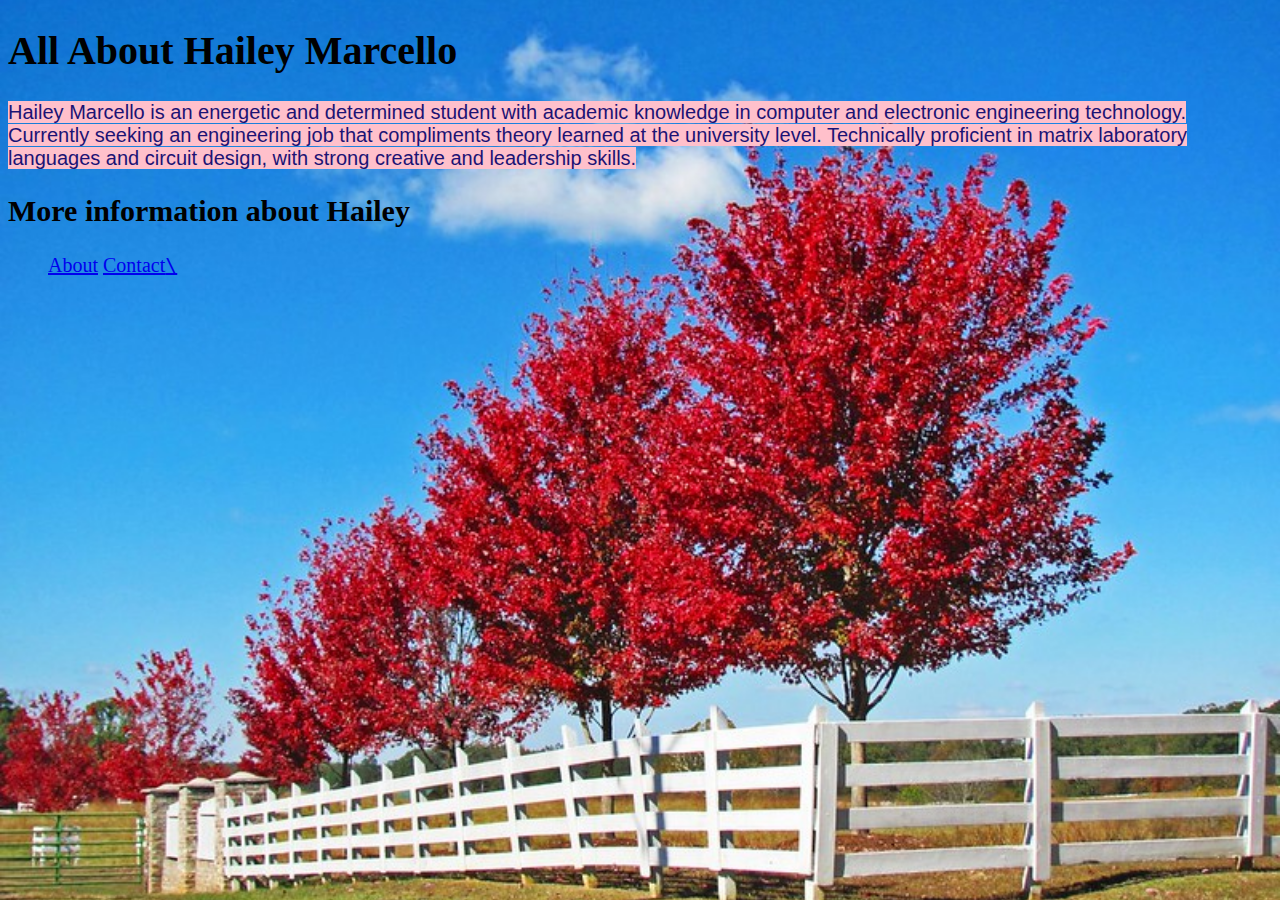
<file: index.html>
<!DOCTYPE html>
<html lang="en">
<head>
  <meta charset="UTF-8">
  <meta http-equiv="X-UA-Compatible" content="IE=edge">
  <meta name="viewport" content="width=device-width, initial-scale=1.0">
  <link rel="stylesheet" href="css/style.css">
  <title>All About Hailey Marcello</title>
</head>
<body>
  <header>
    <h1>All About Hailey Marcello</h1>
    <p><span class="highlight">Hailey Marcello is an energetic and determined student with academic knowledge in computer and electronic engineering technology. Currently seeking an engineering job that compliments theory learned at the university level. Technically proficient in matrix laboratory languages and circuit design, with strong creative and leadership skills.</span></p>
    <nav>
      <h2>More information about Hailey</h2>
      <ul>
        <li><a href="about.html">About<code></code></a></li>
        <li><a href="contact.html">Contact<code>\</code></a></li>
      </ul>
    </nav>
  </header>
</body>
</html>
</file>
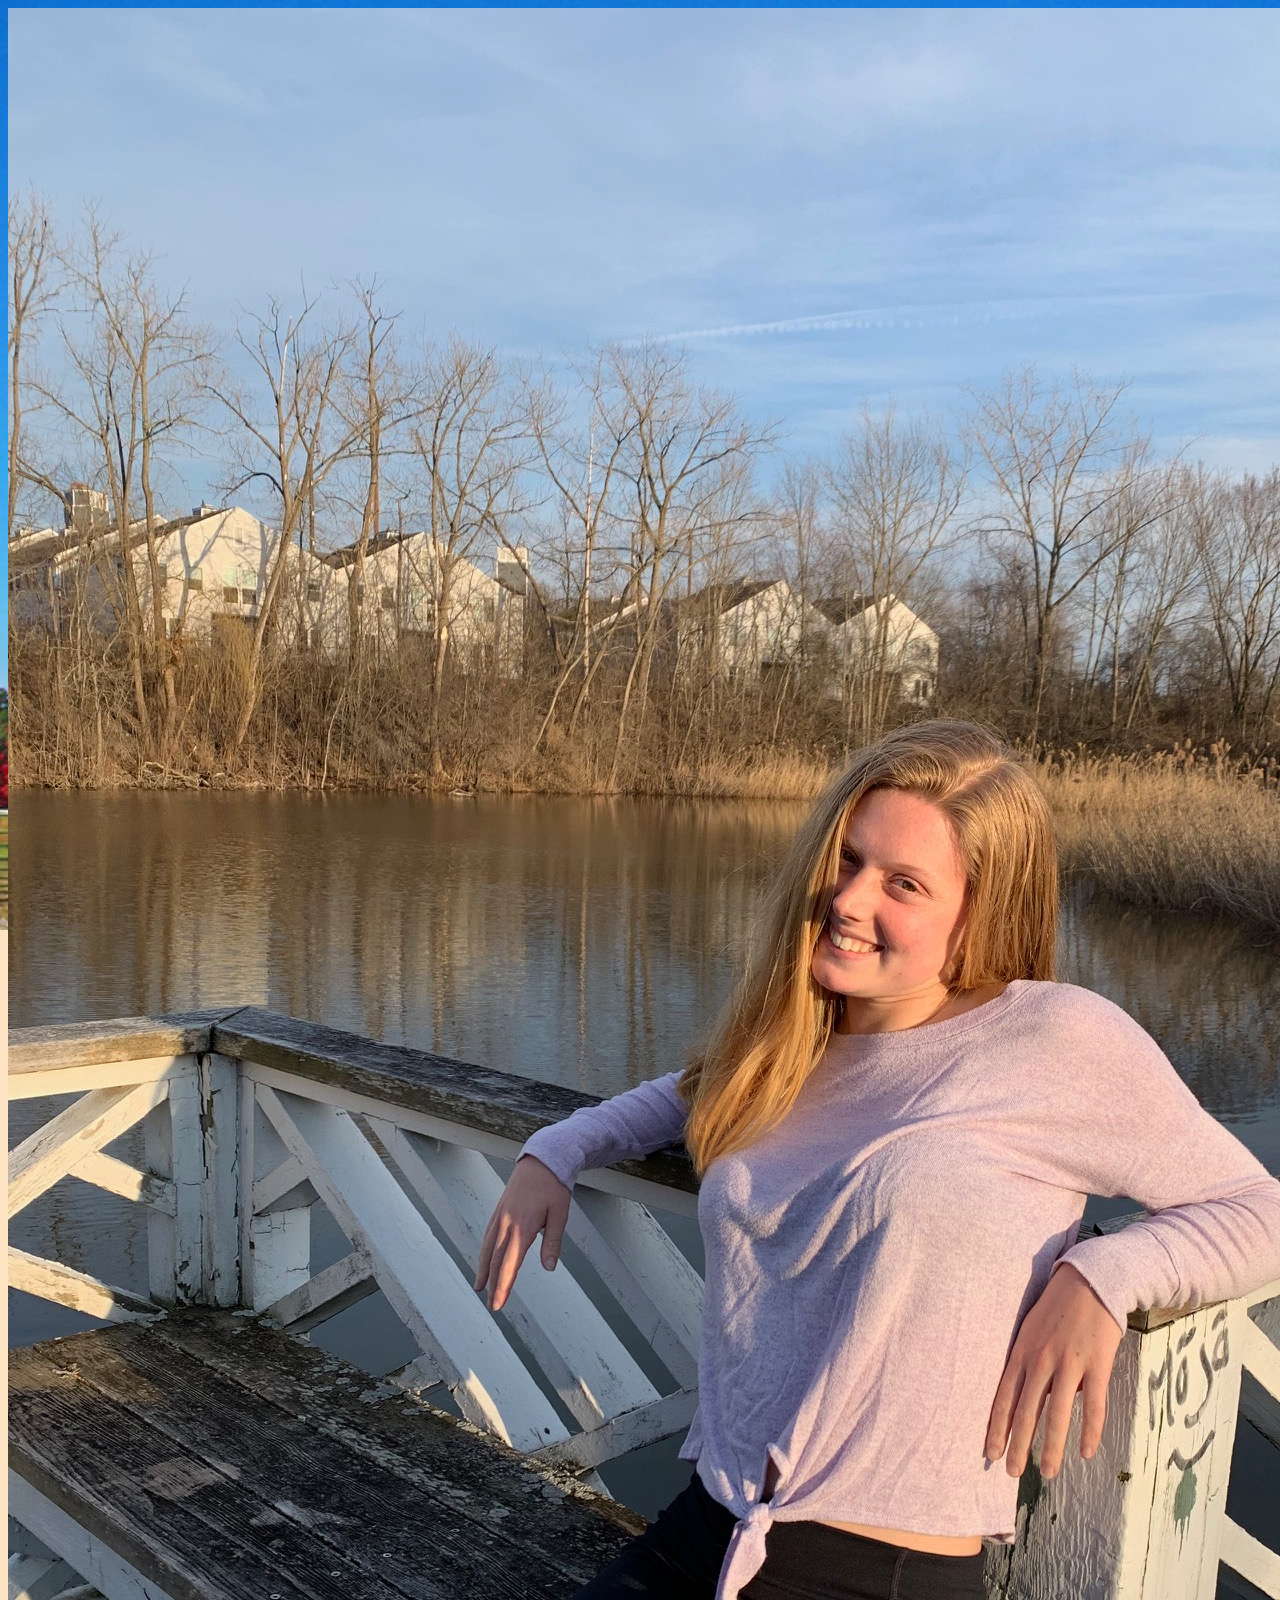
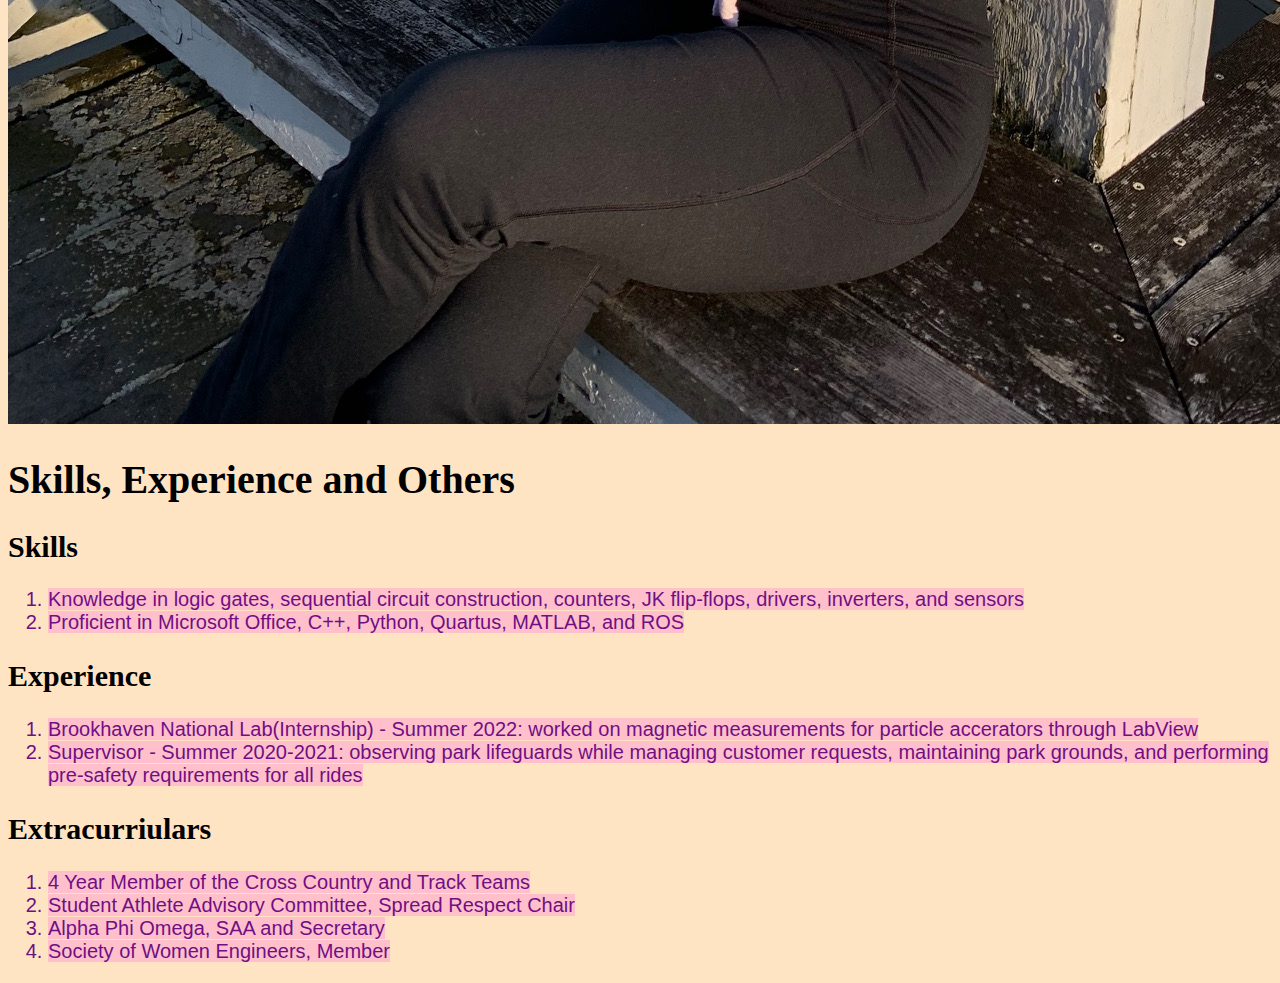
<file: about.html>
<!DOCTYPE html>
<html lang="en">
<head>
  <meta charset="UTF-8">
  <meta http-equiv="X-UA-Compatible" content="IE=edge">
  <meta name="viewport" content="width=device-width, initial-scale=1.0">
  <link rel="stylesheet" href="css/style.css">
  <title>Skills, Experience and Other Items</title>
</head>
<body>
  <img src="img/hailey-marcello.jpg" alt="Hailey Marcello">
  <h1>Skills, Experience and Others</h1>
  <h2>Skills</h2>
  <nav>
    <ol>
      <li><span class="highlight">Knowledge in logic gates, sequential circuit construction, counters, JK flip-flops, drivers, inverters, and sensors</span></li>
      <li><span class="highlight">Proficient in Microsoft Office, C++, Python, Quartus, MATLAB, and ROS</span></li></ol>
  </nav>
  <h2>Experience</h2>
  <nav>
    <ol>
      <li><span class="highlight">Brookhaven National Lab(Internship) - Summer 2022: worked on magnetic measurements for particle accerators through LabView</span></li>
      <li><span class="highlight">Supervisor - Summer 2020-2021: observing park lifeguards while managing customer requests, maintaining park grounds, and performing pre-safety requirements for all rides</span></li>
    </ol>
  </nav>
  <h2>Extracurriulars</h2>
  <nav>
    <ol>
      <li><span class="highlight">4 Year Member of the Cross Country and Track Teams</span></li>
      <li><span class="highlight">Student Athlete Advisory Committee, Spread Respect Chair</span></li>
      <li><span class="highlight">Alpha Phi Omega, SAA and Secretary</span></li>
      <li><span class="highlight">Society of Women Engineers, Member</span></li>
    </ol>
  </nav>
</body>
</html>
</file>
<file: css/style.css>
body {
  background: #ffe4c4 url('../img/heroimg.jpg') no-repeat fixed 50% 50% / cover;
  font-size: 20px;
}

nav ul li {
  display: inline;
  font-weight: 300;
}

p {
  font-size: 20px;
  font-family: 'PT Sans', Calibri, Tahoma, sans-serif;
  color: #1c1374;
}

nav ol li {
  font-weight: 300;
  font-family: 'PT Sans', Calibri, Tahoma, sans-serif;
  color: #700f84;
}

/* stylelint-disable-next-line selector-list-comma-newline-after */
h1, h2 {
  font-family: Cambria, Cochin, Georgia, Times, 'Times New Roman', serif;
}

.highlight {
  background-color: #ffc0cb;
  /* stylelint-disable-next-line no-missing-end-of-source-newline */
}
</file>
